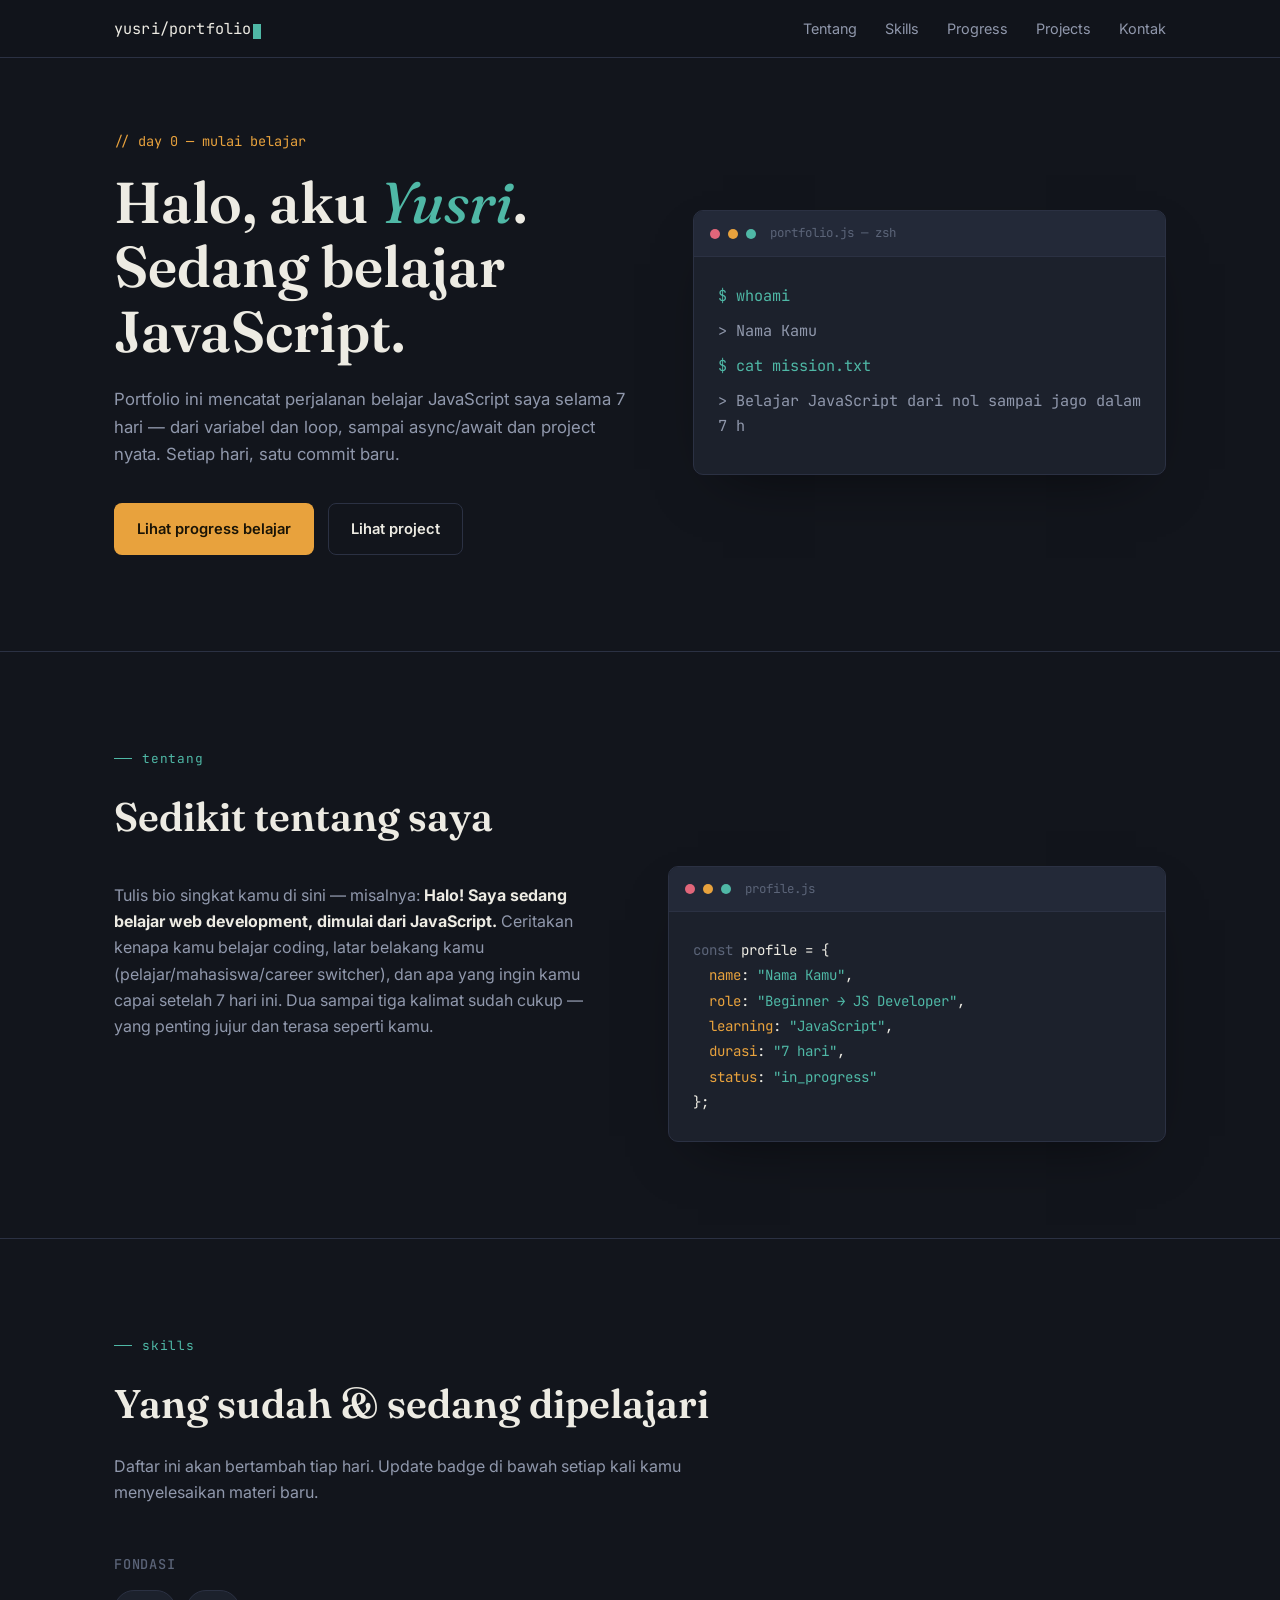
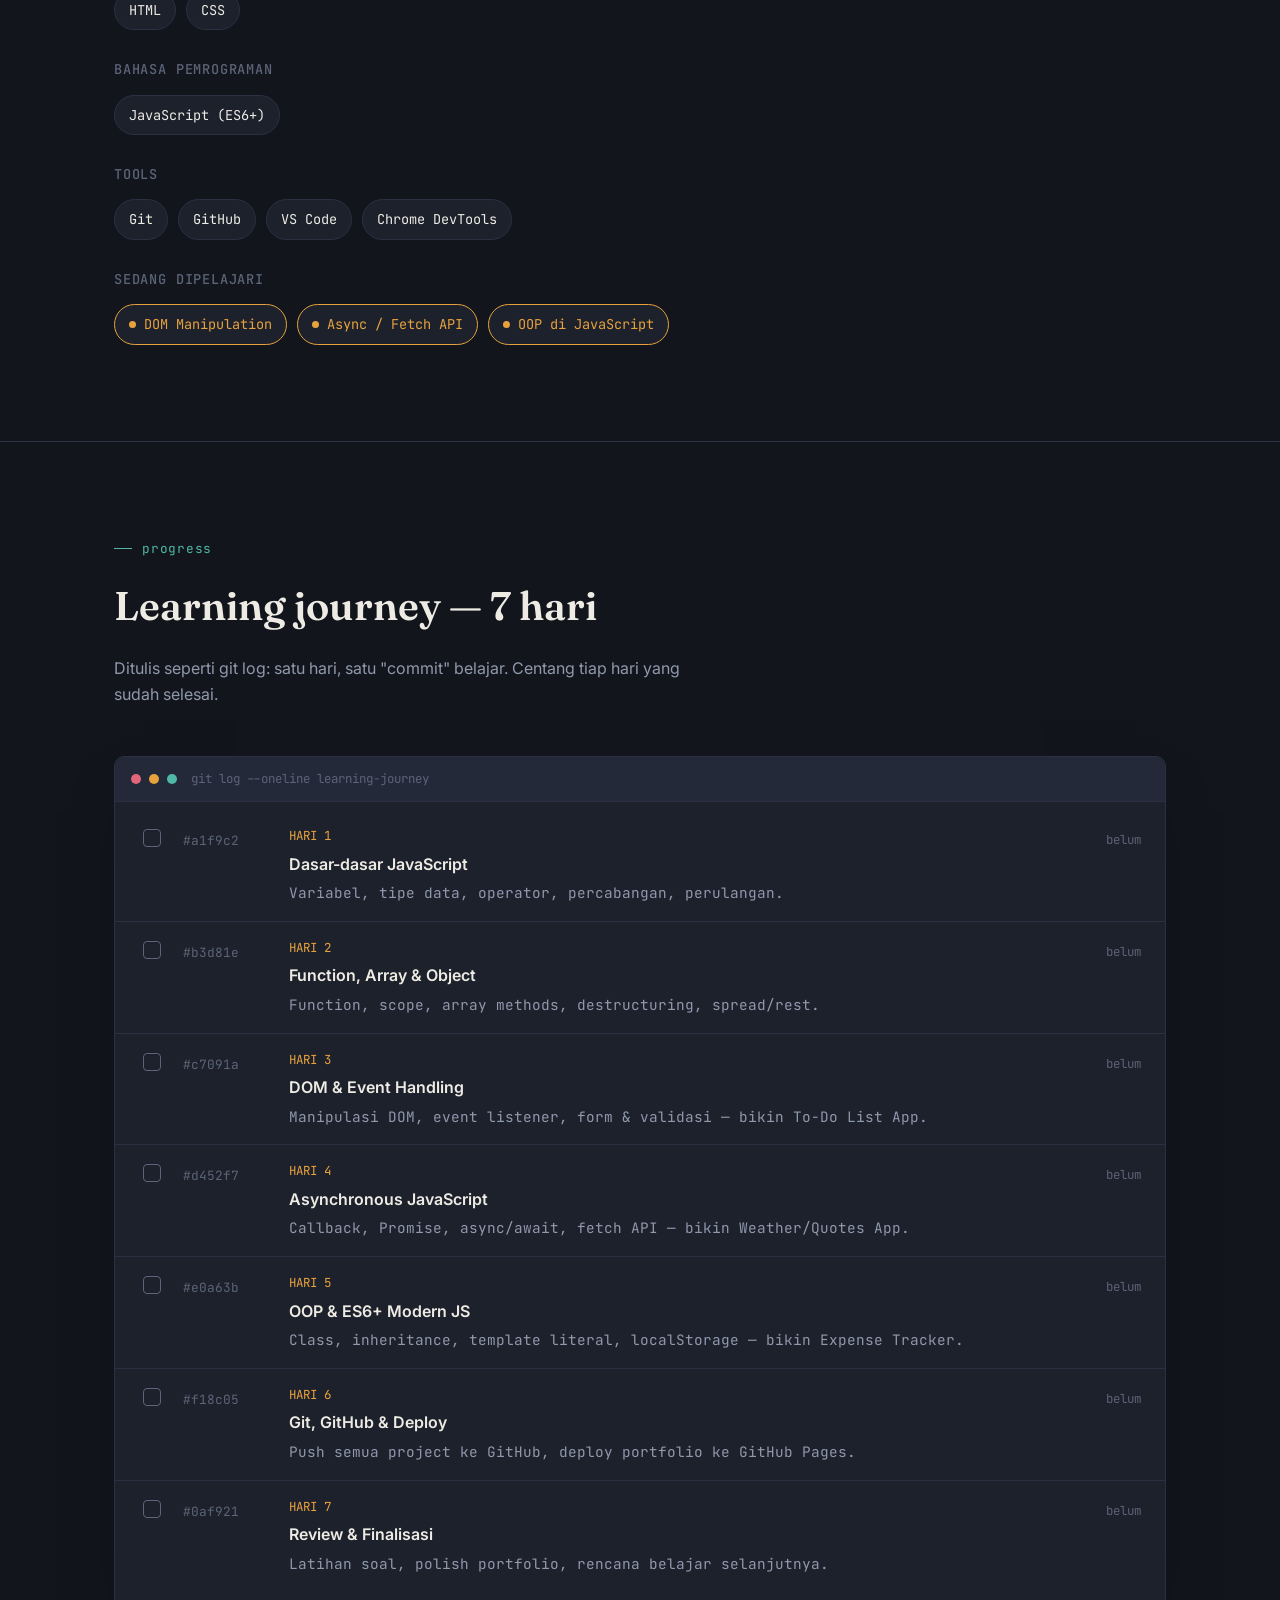
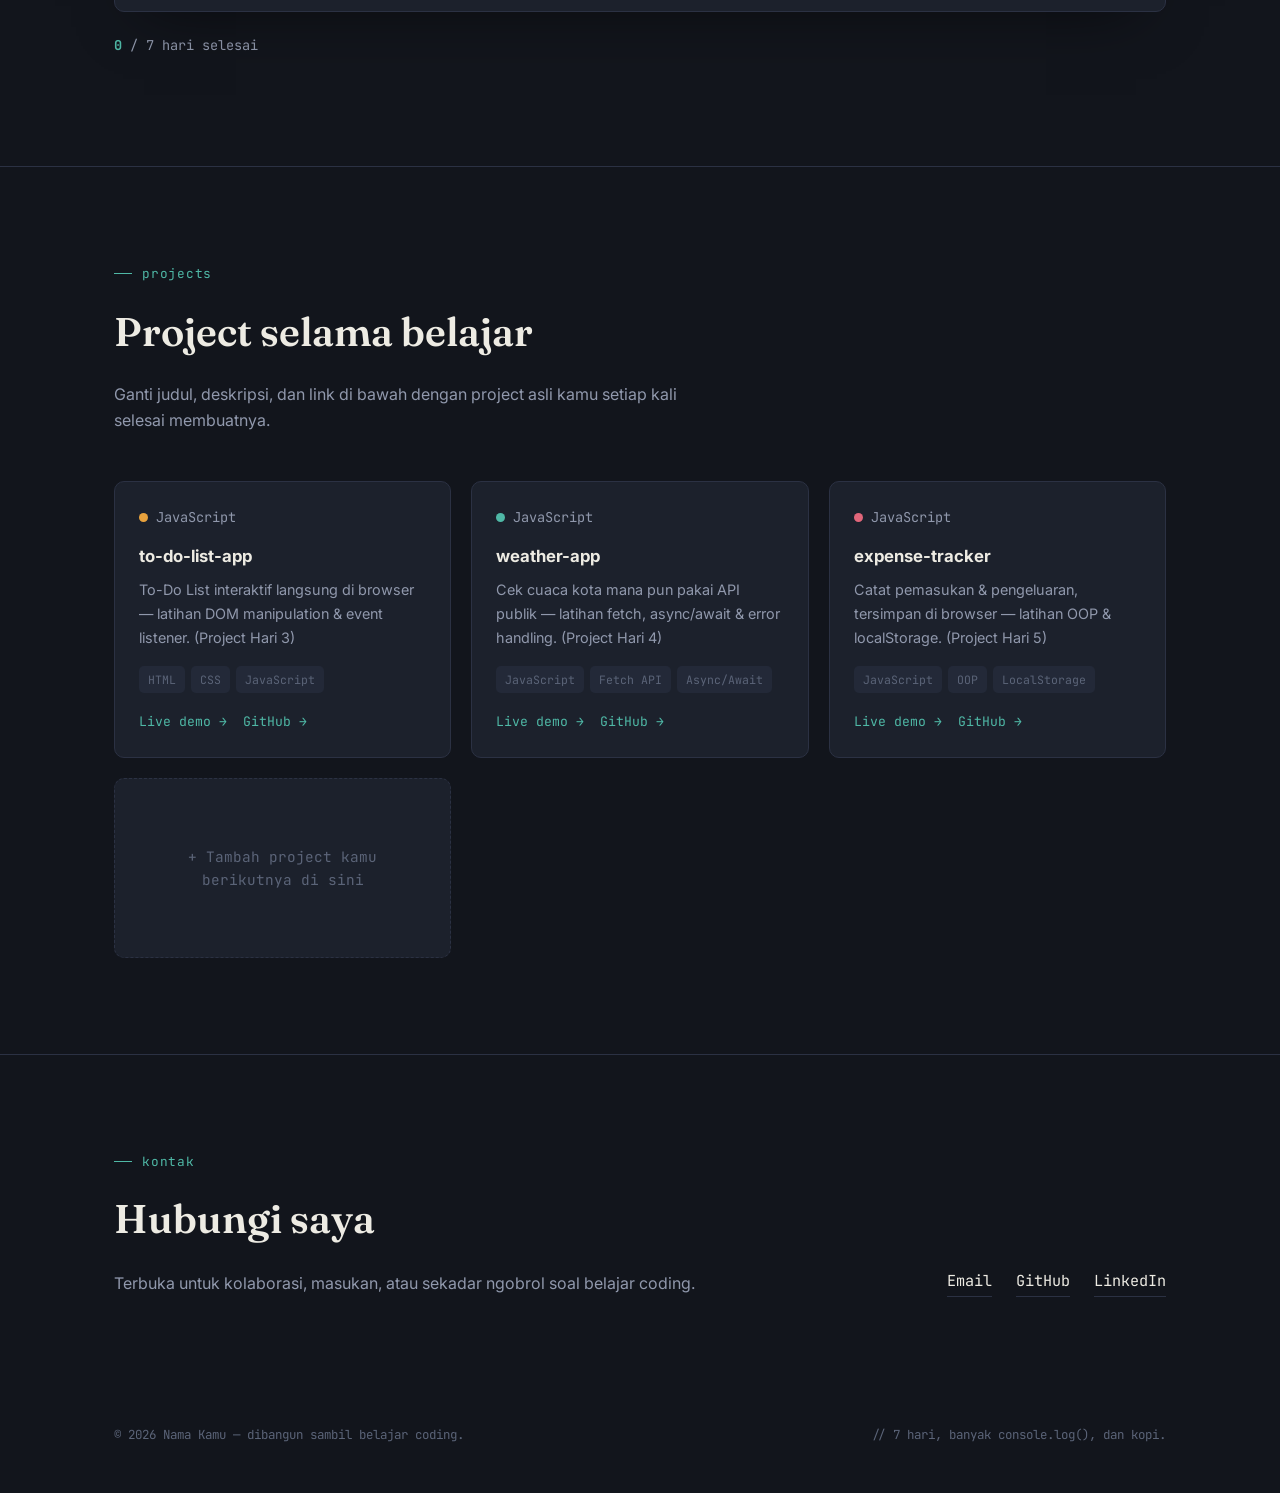
<file: index.html>
<!DOCTYPE html>
<html lang="id">

<head>
  <meta charset="UTF-8">
  <meta name="viewport" content="width=device-width, initial-scale=1.0">
  <title>Yusri Rizqi — Portfolio Belajar JavaScript</title>
  <link rel="stylesheet" href="style.css">
  <link rel="preconnect" href="https://fonts.googleapis.com">
  <link rel="preconnect" href="https://fonts.gstatic.com" crossorigin>
  <link
    href="https://fonts.googleapis.com/css2?family=Fraunces:ital,wght@0,500;0,600;0,700;1,500;1,600&family=Inter:wght@400;500;600&family=JetBrains+Mono:wght@400;500;600&display=swap"
    rel="stylesheet">
</head>

<body>
  <!-- ======= NAVIGATION ===== -->
  <header class="nav">
    <div class="nav-inner">
      <div class="logo">yusri/portfolio<span class="cursor"></span></div>
      <nav class="links" id="navLinks">
        <a href="#about">Tentang</a>
        <a href="#skills">Skills</a>
        <a href="#journey">Progress</a>
        <a href="#projects">Projects</a>
        <a href="#contact">Kontak</a>
      </nav>
      <button class="burger" id="burgerBtn" aria-label="Buka menu" aria-expanded="false">☰</button>
    </div>
  </header>

  <!-- ===== HERO ===== -->
  <section class="hero">
    <div class="wrap">
      <div>
        <div class="hero-eyebrow">// day 0 — mulai belajar</div>
        <h1>Halo, aku <em>Yusri</em>.<br>Sedang belajar JavaScript.</h1>
        <p class="lead">Portfolio ini mencatat perjalanan belajar JavaScript saya selama 7 hari — dari variabel dan
          loop, sampai async/await dan project nyata. Setiap hari, satu commit baru.</p>
        <div class="cta-row">
          <a href="#journey" class="btn btn-primary">Lihat progress belajar</a>
          <a href="#projects" class="btn btn-ghost">Lihat project</a>
        </div>
      </div>

      <div class="terminal hero-term">
        <div class="terminal-bar">
          <span class="dot rose"></span><span class="dot amber"></span><span class="dot teal"></span>
          <span class="terminal-title">portfolio.js — zsh</span>
        </div>
        <div class="terminal-body" id="heroTerminal"></div>
      </div>
    </div>
  </section>

  <!-- ===== ABOUT ===== -->
  <section id="about">
    <div class="wrap">
      <div class="eyebrow">tentang</div>
      <h2 class="section-title reveal">Sedikit tentang saya</h2>
      <div class="about-grid">
        <p class="reveal">
          Tulis bio singkat kamu di sini — misalnya: <strong>Halo! Saya sedang belajar web development, dimulai dari
            JavaScript.</strong>
          Ceritakan kenapa kamu belajar coding, latar belakang kamu (pelajar/mahasiswa/career switcher),
          dan apa yang ingin kamu capai setelah 7 hari ini. Dua sampai tiga kalimat sudah cukup —
          yang penting jujur dan terasa seperti kamu.
        </p>
        <div class="terminal profile-code reveal">
          <div class="terminal-bar">
            <span class="dot rose"></span><span class="dot amber"></span><span class="dot teal"></span>
            <span class="terminal-title">profile.js</span>
          </div>
          <div class="terminal-body">
            <span class="p">const</span> profile = {<br>
            &nbsp;&nbsp;<span class="k">name</span>: <span class="s">"Nama Kamu"</span>,<br>
            &nbsp;&nbsp;<span class="k">role</span>: <span class="s">"Beginner → JS Developer"</span>,<br>
            &nbsp;&nbsp;<span class="k">learning</span>: <span class="s">"JavaScript"</span>,<br>
            &nbsp;&nbsp;<span class="k">durasi</span>: <span class="s">"7 hari"</span>,<br>
            &nbsp;&nbsp;<span class="k">status</span>: <span class="s">"in_progress"</span><br>
            };
          </div>
        </div>
      </div>
    </div>
  </section>

  <!-- ===== SKILLS ===== -->
  <section id="skills">
    <div class="wrap">
      <div class="eyebrow">skills</div>
      <h2 class="section-title reveal">Yang sudah &amp; sedang dipelajari</h2>
      <p class="section-sub reveal">Daftar ini akan bertambah tiap hari. Update badge di bawah setiap kali kamu
        menyelesaikan materi baru.</p>
      <div class="skill-groups reveal">
        <div class="skill-group">
          <h3>Fondasi</h3>
          <div class="badges">
            <span class="badge">HTML</span>
            <span class="badge">CSS</span>
          </div>
        </div>
        <div class="skill-group">
          <h3>Bahasa Pemrograman</h3>
          <div class="badges">
            <span class="badge">JavaScript (ES6+)</span>
          </div>
        </div>
        <div class="skill-group">
          <h3>Tools</h3>
          <div class="badges">
            <span class="badge">Git</span>
            <span class="badge">GitHub</span>
            <span class="badge">VS Code</span>
            <span class="badge">Chrome DevTools</span>
          </div>
        </div>
        <div class="skill-group">
          <h3>Sedang dipelajari</h3>
          <div class="badges">
            <span class="badge learning"><span class="pulse"></span>DOM Manipulation</span>
            <span class="badge learning"><span class="pulse"></span>Async / Fetch API</span>
            <span class="badge learning"><span class="pulse"></span>OOP di JavaScript</span>
          </div>
        </div>
      </div>
    </div>
  </section>

  <!-- ===== JOURNEY (signature: commit log) ===== -->
  <section id="journey">
    <div class="wrap">
      <div class="eyebrow">progress</div>
      <h2 class="section-title reveal">Learning journey — 7 hari</h2>
      <p class="section-sub reveal">Ditulis seperti git log: satu hari, satu "commit" belajar. Centang tiap hari yang
        sudah selesai.</p>

      <div class="terminal journey-term reveal">
        <div class="terminal-bar">
          <span class="dot rose"></span><span class="dot amber"></span><span class="dot teal"></span>
          <span class="terminal-title">git log --oneline learning-journey</span>
        </div>
        <div class="terminal-body">
          <ul class="journey-list" id="journeyList">
            <li class="journey-item">
              <input type="checkbox" aria-label="Tandai Hari 1 selesai">
              <div class="hash">#a1f9c2</div>
              <div class="journey-main">
                <div class="day-label">HARI 1</div>
                <h4>Dasar-dasar JavaScript</h4>
                <p>Variabel, tipe data, operator, percabangan, perulangan.</p>
              </div>
              <div class="status">belum</div>
            </li>
            <li class="journey-item">
              <input type="checkbox" aria-label="Tandai Hari 2 selesai">
              <div class="hash">#b3d81e</div>
              <div class="journey-main">
                <div class="day-label">HARI 2</div>
                <h4>Function, Array &amp; Object</h4>
                <p>Function, scope, array methods, destructuring, spread/rest.</p>
              </div>
              <div class="status">belum</div>
            </li>
            <li class="journey-item">
              <input type="checkbox" aria-label="Tandai Hari 3 selesai">
              <div class="hash">#c7091a</div>
              <div class="journey-main">
                <div class="day-label">HARI 3</div>
                <h4>DOM &amp; Event Handling</h4>
                <p>Manipulasi DOM, event listener, form &amp; validasi — bikin To-Do List App.</p>
              </div>
              <div class="status">belum</div>
            </li>
            <li class="journey-item">
              <input type="checkbox" aria-label="Tandai Hari 4 selesai">
              <div class="hash">#d452f7</div>
              <div class="journey-main">
                <div class="day-label">HARI 4</div>
                <h4>Asynchronous JavaScript</h4>
                <p>Callback, Promise, async/await, fetch API — bikin Weather/Quotes App.</p>
              </div>
              <div class="status">belum</div>
            </li>
            <li class="journey-item">
              <input type="checkbox" aria-label="Tandai Hari 5 selesai">
              <div class="hash">#e0a63b</div>
              <div class="journey-main">
                <div class="day-label">HARI 5</div>
                <h4>OOP &amp; ES6+ Modern JS</h4>
                <p>Class, inheritance, template literal, localStorage — bikin Expense Tracker.</p>
              </div>
              <div class="status">belum</div>
            </li>
            <li class="journey-item">
              <input type="checkbox" aria-label="Tandai Hari 6 selesai">
              <div class="hash">#f18c05</div>
              <div class="journey-main">
                <div class="day-label">HARI 6</div>
                <h4>Git, GitHub &amp; Deploy</h4>
                <p>Push semua project ke GitHub, deploy portfolio ke GitHub Pages.</p>
              </div>
              <div class="status">belum</div>
            </li>
            <li class="journey-item">
              <input type="checkbox" aria-label="Tandai Hari 7 selesai">
              <div class="hash">#0af921</div>
              <div class="journey-main">
                <div class="day-label">HARI 7</div>
                <h4>Review &amp; Finalisasi</h4>
                <p>Latihan soal, polish portfolio, rencana belajar selanjutnya.</p>
              </div>
              <div class="status">belum</div>
            </li>
          </ul>
        </div>
      </div>
      <p class="progress-line"><b id="progressCount">0</b> / 7 hari selesai</p>
    </div>
  </section>

  <!-- ===== PROJECTS ===== -->
  <section id="projects">
    <div class="wrap">
      <div class="eyebrow">projects</div>
      <h2 class="section-title reveal">Project selama belajar</h2>
      <p class="section-sub reveal">Ganti judul, deskripsi, dan link di bawah dengan project asli kamu setiap kali
        selesai membuatnya.</p>
      <div class="project-grid reveal">
        <div class="card">
          <div class="card-top"><span class="lang-dot"></span><span>JavaScript</span></div>
          <h4>to-do-list-app</h4>
          <p>To-Do List interaktif langsung di browser — latihan DOM manipulation &amp; event listener. (Project Hari 3)
          </p>
          <div class="tag-row"><span class="tag">HTML</span><span class="tag">CSS</span><span
              class="tag">JavaScript</span></div>
          <div class="card-links">
            <a href="#">Live demo →</a>
            <a href="#">GitHub →</a>
          </div>
        </div>
        <div class="card">
          <div class="card-top"><span class="lang-dot" style="background:var(--teal)"></span><span>JavaScript</span>
          </div>
          <h4>weather-app</h4>
          <p>Cek cuaca kota mana pun pakai API publik — latihan fetch, async/await &amp; error handling. (Project Hari
            4)</p>
          <div class="tag-row"><span class="tag">JavaScript</span><span class="tag">Fetch API</span><span
              class="tag">Async/Await</span></div>
          <div class="card-links">
            <a href="#">Live demo →</a>
            <a href="#">GitHub →</a>
          </div>
        </div>
        <div class="card">
          <div class="card-top"><span class="lang-dot" style="background:var(--rose)"></span><span>JavaScript</span>
          </div>
          <h4>expense-tracker</h4>
          <p>Catat pemasukan &amp; pengeluaran, tersimpan di browser — latihan OOP &amp; localStorage. (Project Hari 5)
          </p>
          <div class="tag-row"><span class="tag">JavaScript</span><span class="tag">OOP</span><span
              class="tag">LocalStorage</span></div>
          <div class="card-links">
            <a href="#">Live demo →</a>
            <a href="#">GitHub →</a>
          </div>
        </div>
        <div class="card ghost">+ Tambah project kamu berikutnya di sini</div>
      </div>
    </div>
  </section>

  <!-- ===== CONTACT ===== -->
  <section id="contact">
    <div class="wrap">
      <div class="eyebrow">kontak</div>
      <h2 class="section-title reveal">Hubungi saya</h2>
      <div class="contact-inner reveal">
        <p class="section-sub" style="margin-bottom:0;">Terbuka untuk kolaborasi, masukan, atau sekadar ngobrol soal
          belajar coding.</p>
        <div class="contact-links">
          <a href="mailto:emailkamu@example.com">Email</a>
          <a href="https://github.com/username-kamu" target="_blank" rel="noopener">GitHub</a>
          <a href="https://linkedin.com/in/username-kamu" target="_blank" rel="noopener">LinkedIn</a>
        </div>
      </div>
    </div>
  </section>

  <footer>
    <div class="wrap">
      <span>© <span id="year"></span> Nama Kamu — dibangun sambil belajar coding.</span>
      <span>// 7 hari, banyak console.log(), dan kopi.</span>
    </div>
  </footer>

  <script>
    // ---- Mobile nav toggle ----
    const burger = document.getElementById('burgerBtn');
    const navLinks = document.getElementById('navLinks');
    burger.addEventListener('click', () => {
      const isOpen = navLinks.classList.toggle('open');
      burger.setAttribute('aria-expanded', isOpen);
    });
    navLinks.querySelectorAll('a').forEach(a => {
      a.addEventListener('click', () => navLinks.classList.remove('open'));
    });

    // ---- Footer year ----
    document.getElementById('year').textContent = new Date().getFullYear();

    // ---- Journey checklist progress ----
    const checkboxes = document.querySelectorAll('#journeyList input[type="checkbox"]');
    const progressCount = document.getElementById('progressCount');
    function updateProgress() {
      let done = 0;
      checkboxes.forEach(cb => {
        const item = cb.closest('.journey-item');
        const statusEl = item.querySelector('.status');
        if (cb.checked) {
          item.classList.add('done');
          statusEl.textContent = 'selesai';
          done++;
        } else {
          item.classList.remove('done');
          statusEl.textContent = 'belum';
        }
      });
      progressCount.textContent = done;
    }
    checkboxes.forEach(cb => cb.addEventListener('change', updateProgress));
    updateProgress();

    // ---- Hero typing effect ----
    const reduceMotion = window.matchMedia('(prefers-reduced-motion: reduce)').matches;
    const heroLines = [
      { text: '$ whoami', cls: 'prompt' },
      { text: '> Nama Kamu', cls: 'out' },
      { text: '$ cat mission.txt', cls: 'prompt' },
      { text: '> Belajar JavaScript dari nol sampai jago dalam 7 hari 🚀', cls: 'out' },
      { text: '+ console.log("semangat belajar!");', cls: 'plus' },
    ];
    const heroTerminal = document.getElementById('heroTerminal');

    function renderInstant() {
      heroTerminal.innerHTML = heroLines
        .map(l => `<p class="line ${l.cls}">${l.text}</p>`)
        .join('');
    }

    async function typeLines() {
      for (const line of heroLines) {
        const p = document.createElement('p');
        p.className = 'line ' + line.cls;
        heroTerminal.appendChild(p);
        for (let i = 0; i < line.text.length; i++) {
          p.textContent = line.text.slice(0, i + 1);
          await new Promise(r => setTimeout(r, 18));
        }
        await new Promise(r => setTimeout(r, 180));
      }
    }

    if (reduceMotion) {
      renderInstant();
    } else {
      typeLines();
    }

    // ---- Scroll reveal ----
    const revealEls = document.querySelectorAll('.reveal');
    if ('IntersectionObserver' in window && !reduceMotion) {
      const io = new IntersectionObserver((entries) => {
        entries.forEach(entry => {
          if (entry.isIntersecting) {
            entry.target.classList.add('in');
            io.unobserve(entry.target);
          }
        });
      }, { threshold: 0.15 });
      revealEls.forEach(el => io.observe(el));
    } else {
      revealEls.forEach(el => el.classList.add('in'));
    }
  </script>

</body>

</html>
</file>
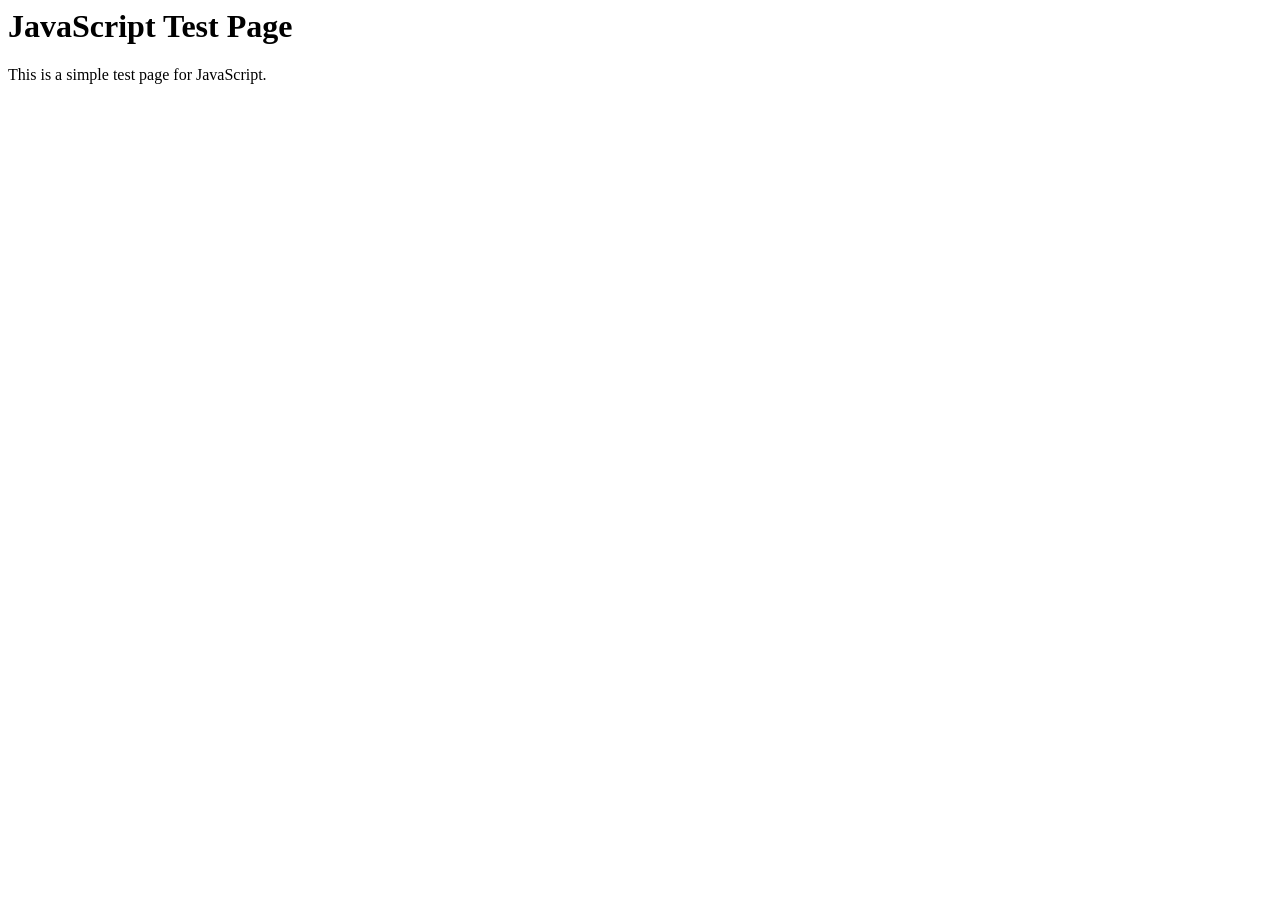
<file: jstest.html>
<html>

<head>
    <title>My JavaScript Test</title>
</head>

<body>
    <h1>JavaScript Test Page</h1>
    <p>This is a simple test page for JavaScript.</p>
    <script>
        let todos = [];

        function tambahTodo(teks) {
            todos.push(teks);
        }

        function tampilkanTodo() {
            todos.forEach(function (todo) {
                console.log("- " + todo);
            });
        }

        tambahTodo("Belajar function");
        tambahTodo("Beli susu");
        tambahTodo("Nonton tutorial JS");
        tambahTodo("Mengerjakan tugas");
        tambahTodo("Membaca buku");
        tampilkanTodo();
    </script>
</body>

</html>
</file>
<file: style.css>
:root {
    --bg: #12151c;
    --bg-alt: #161a23;
    --surface: #1c212c;
    --surface-2: #232938;
    --border: #2b3143;
    --text: #edebe3;
    --text-muted: #9098ac;
    --text-faint: #5b6478;
    --amber: #e8a23d;
    --teal: #4fb8a6;
    --rose: #e1667a;
    --radius: 10px;
    --maxw: 1100px;
    --font-display: 'Fraunces', serif;
    --font-body: 'Inter', sans-serif;
    --font-mono: 'JetBrains Mono', monospace;
}

* {
    box-sizing: border-box;
}

html {
    scroll-behavior: smooth;
}

body {
    margin: 0;
    background: var(--bg);
    color: var(--text);
    font-family: var(--font-body);
    line-height: 1.65;
    -webkit-font-smoothing: antialiased;
}

img,
svg {
    display: block;
    max-width: 100%;
}

a {
    color: inherit;
}

.wrap {
    max-width: var(--maxw);
    margin: 0 auto;
    padding: 0 24px;
}

section {
    padding: 96px 0;
    border-bottom: 1px solid var(--border);
}

section:last-of-type {
    border-bottom: none;
}

.eyebrow {
    font-family: var(--font-mono);
    font-size: 0.8rem;
    color: var(--teal);
    letter-spacing: 0.06em;
    display: flex;
    align-items: center;
    gap: 10px;
    margin: 0 0 14px;
}

.eyebrow::before {
    content: "";
    width: 18px;
    height: 1px;
    background: var(--teal);
    display: inline-block;
}

h1,
h2,
h3 {
    font-family: var(--font-display);
    font-weight: 600;
    margin: 0;
}

.section-title {
    font-size: clamp(1.7rem, 3.4vw, 2.5rem);
    margin-bottom: 16px;
}

.section-sub {
    color: var(--text-muted);
    max-width: 60ch;
    margin: 0 0 48px;
}

code,
.mono {
    font-family: var(--font-mono);
}

/* ---------- NAV ---------- */
header.nav {
    position: sticky;
    top: 0;
    z-index: 50;
    background: rgba(18, 21, 28, 0.85);
    backdrop-filter: blur(10px);
    border-bottom: 1px solid var(--border);
}

.nav-inner {
    max-width: var(--maxw);
    margin: 0 auto;
    padding: 16px 24px;
    display: flex;
    align-items: center;
    justify-content: space-between;
}

.logo {
    font-family: var(--font-mono);
    font-size: 0.95rem;
    color: var(--text);
    letter-spacing: 0.01em;
}

.logo span {
    color: var(--amber);
}

.cursor {
    display: inline-block;
    width: 8px;
    height: 1em;
    background: var(--teal);
    margin-left: 2px;
    animation: blink 1.1s steps(1) infinite;
    vertical-align: text-bottom;
}

@keyframes blink {
    50% {
        opacity: 0;
    }
}

nav.links {
    display: flex;
    gap: 28px;
    list-style: none;
    padding: 0;
    margin: 0;
}

nav.links a {
    font-size: 0.9rem;
    text-decoration: none;
    color: var(--text-muted);
    transition: color .2s ease;
}

nav.links a:hover,
nav.links a:focus-visible {
    color: var(--amber);
}

.burger {
    display: none;
    background: none;
    border: 1px solid var(--border);
    border-radius: 6px;
    width: 38px;
    height: 38px;
    color: var(--text);
    font-family: var(--font-mono);
    cursor: pointer;
}

/* ---------- TERMINAL WINDOW (shared) ---------- */
.terminal {
    background: var(--surface);
    border: 1px solid var(--border);
    border-radius: var(--radius);
    overflow: hidden;
    box-shadow: 0 24px 60px -30px rgba(0, 0, 0, 0.6);
}

.terminal-bar {
    display: flex;
    align-items: center;
    gap: 8px;
    padding: 12px 16px;
    background: var(--surface-2);
    border-bottom: 1px solid var(--border);
}

.dot {
    width: 10px;
    height: 10px;
    border-radius: 50%;
}

.dot.rose {
    background: var(--rose);
}

.dot.amber {
    background: var(--amber);
}

.dot.teal {
    background: var(--teal);
}

.terminal-title {
    font-family: var(--font-mono);
    font-size: 0.78rem;
    color: var(--text-faint);
    margin-left: 6px;
}

.terminal-body {
    padding: 26px 24px;
    font-family: var(--font-mono);
    font-size: 0.95rem;
}

/* ---------- HERO ---------- */
.hero {
    padding-top: 72px;
}

.hero .wrap {
    display: grid;
    grid-template-columns: 1.05fr 0.95fr;
    gap: 56px;
    align-items: center;
}

.hero-eyebrow {
    font-family: var(--font-mono);
    font-size: 0.85rem;
    color: var(--amber);
    margin-bottom: 18px;
}

.hero h1 {
    font-size: clamp(2.3rem, 4.8vw, 3.6rem);
    line-height: 1.12;
}

.hero h1 em {
    font-style: italic;
    color: var(--teal);
    font-weight: 500;
}

.hero p.lead {
    color: var(--text-muted);
    font-size: 1.05rem;
    max-width: 48ch;
    margin: 22px 0 34px;
}

.cta-row {
    display: flex;
    gap: 14px;
    flex-wrap: wrap;
}

.btn {
    display: inline-flex;
    align-items: center;
    gap: 8px;
    padding: 13px 22px;
    border-radius: 8px;
    font-size: 0.92rem;
    font-weight: 600;
    text-decoration: none;
    border: 1px solid transparent;
    cursor: pointer;
    transition: transform .15s ease, background .2s ease, border-color .2s ease;
}

.btn:hover {
    transform: translateY(-2px);
}

.btn-primary {
    background: var(--amber);
    color: #1a1406;
}

.btn-primary:hover {
    background: #f0ad4e;
}

.btn-ghost {
    border-color: var(--border);
    color: var(--text);
    background: transparent;
}

.btn-ghost:hover {
    border-color: var(--teal);
    color: var(--teal);
}

.hero-term .line {
    margin: 0 0 10px;
    white-space: pre-wrap;
}

.hero-term .prompt {
    color: var(--teal);
}

.hero-term .out {
    color: var(--text-muted);
}

.hero-term .plus {
    color: var(--teal);
}

.hero-term .minus {
    color: var(--rose);
}

#typed-cursor {
    display: inline-block;
    width: 8px;
    height: 1em;
    background: var(--text);
    margin-left: 2px;
    animation: blink 1s steps(1) infinite;
    vertical-align: text-bottom;
}

/* ---------- ABOUT ---------- */
.about-grid {
    display: grid;
    grid-template-columns: 1fr 1fr;
    gap: 56px;
    align-items: start;
}

.about-grid p {
    color: var(--text-muted);
}

.about-grid p strong {
    color: var(--text);
}

.profile-code .terminal-body {
    font-size: 0.88rem;
    line-height: 1.8;
}

.k {
    color: var(--amber);
}

.s {
    color: var(--teal);
}

.p {
    color: var(--text-faint);
}

/* ---------- SKILLS ---------- */
.skill-groups {
    display: flex;
    flex-direction: column;
    gap: 28px;
}

.skill-group h3 {
    font-family: var(--font-mono);
    font-size: 0.85rem;
    color: var(--text-faint);
    font-weight: 500;
    text-transform: uppercase;
    letter-spacing: 0.06em;
    margin-bottom: 14px;
}

.badges {
    display: flex;
    flex-wrap: wrap;
    gap: 10px;
}

.badge {
    font-family: var(--font-mono);
    font-size: 0.85rem;
    padding: 8px 14px;
    border-radius: 999px;
    border: 1px solid var(--border);
    color: var(--text);
    background: var(--surface);
}

.badge.learning {
    border-color: var(--amber);
    color: var(--amber);
    display: inline-flex;
    align-items: center;
    gap: 8px;
}

.pulse {
    width: 7px;
    height: 7px;
    border-radius: 50%;
    background: var(--amber);
    animation: pulse 1.6s ease-in-out infinite;
}

@keyframes pulse {

    0%,
    100% {
        opacity: 1;
    }

    50% {
        opacity: 0.3;
    }
}

/* ---------- JOURNEY (signature) ---------- */
.journey-term .terminal-body {
    padding: 8px 0 20px;
}

.journey-list {
    list-style: none;
    margin: 0;
    padding: 0;
}

.journey-item {
    display: grid;
    grid-template-columns: 28px 90px 1fr auto;
    gap: 16px;
    align-items: start;
    padding: 16px 24px;
    border-bottom: 1px solid var(--border);
    transition: background .2s ease;
}

.journey-item:last-child {
    border-bottom: none;
}

.journey-item:hover {
    background: var(--surface-2);
}

.journey-item input[type="checkbox"] {
    appearance: none;
    -webkit-appearance: none;
    width: 18px;
    height: 18px;
    margin-top: 3px;
    border: 1px solid var(--text-faint);
    border-radius: 4px;
    cursor: pointer;
    position: relative;
    background: transparent;
}

.journey-item input[type="checkbox"]:checked {
    background: var(--teal);
    border-color: var(--teal);
}

.journey-item input[type="checkbox"]:checked::after {
    content: "✓";
    position: absolute;
    inset: 0;
    display: flex;
    align-items: center;
    justify-content: center;
    font-size: 12px;
    color: #0c1712;
    font-weight: 700;
}

.journey-item input[type="checkbox"]:focus-visible {
    outline: 2px solid var(--amber);
    outline-offset: 2px;
}

.hash {
    font-family: var(--font-mono);
    font-size: 0.8rem;
    color: var(--text-faint);
    margin-top: 4px;
}

.journey-main .day-label {
    font-family: var(--font-mono);
    font-size: 0.78rem;
    color: var(--amber);
    margin-bottom: 4px;
}

.journey-main h4 {
    margin: 0 0 4px;
    font-family: var(--font-body);
    font-weight: 600;
    font-size: 1rem;
}

.journey-main p {
    margin: 0;
    color: var(--text-muted);
    font-size: 0.9rem;
}

.status {
    font-family: var(--font-mono);
    font-size: 0.78rem;
    color: var(--text-faint);
    white-space: nowrap;
    margin-top: 4px;
}

.journey-item.done .journey-main h4 {
    color: var(--text-muted);
    text-decoration: line-through;
    text-decoration-color: var(--text-faint);
}

.journey-item.done .status {
    color: var(--teal);
}

.progress-line {
    font-family: var(--font-mono);
    font-size: 0.85rem;
    color: var(--text-muted);
    margin-top: 22px;
}

.progress-line b {
    color: var(--teal);
}

/* ---------- PROJECTS ---------- */
.project-grid {
    display: grid;
    grid-template-columns: repeat(auto-fit, minmax(260px, 1fr));
    gap: 20px;
}

.card {
    background: var(--surface);
    border: 1px solid var(--border);
    border-radius: var(--radius);
    padding: 24px;
    transition: transform .18s ease, border-color .18s ease;
}

.card:hover {
    transform: translateY(-4px);
    border-color: var(--teal);
}

.card-top {
    display: flex;
    align-items: center;
    gap: 8px;
    margin-bottom: 14px;
}

.lang-dot {
    width: 9px;
    height: 9px;
    border-radius: 50%;
    background: var(--amber);
}

.card-top span {
    font-family: var(--font-mono);
    font-size: 0.85rem;
    color: var(--text-muted);
}

.card h4 {
    font-family: var(--font-body);
    font-size: 1.05rem;
    margin: 0 0 8px;
}

.card p {
    color: var(--text-muted);
    font-size: 0.9rem;
    margin: 0 0 16px;
}

.tag-row {
    display: flex;
    flex-wrap: wrap;
    gap: 6px;
    margin-bottom: 18px;
}

.tag {
    font-family: var(--font-mono);
    font-size: 0.72rem;
    padding: 4px 9px;
    border-radius: 5px;
    background: var(--surface-2);
    color: var(--text-faint);
}

.card-links {
    display: flex;
    gap: 16px;
}

.card-links a {
    font-family: var(--font-mono);
    font-size: 0.82rem;
    text-decoration: none;
    color: var(--teal);
    border-bottom: 1px solid transparent;
}

.card-links a:hover {
    border-color: var(--teal);
}

.card.ghost {
    display: flex;
    align-items: center;
    justify-content: center;
    border-style: dashed;
    color: var(--text-faint);
    font-family: var(--font-mono);
    font-size: 0.9rem;
    min-height: 180px;
    text-align: center;
}

/* ---------- CONTACT ---------- */
.contact-inner {
    display: flex;
    flex-wrap: wrap;
    justify-content: space-between;
    align-items: flex-end;
    gap: 32px;
}

.contact-links {
    display: flex;
    gap: 24px;
    flex-wrap: wrap;
}

.contact-links a {
    font-family: var(--font-mono);
    font-size: 0.95rem;
    text-decoration: none;
    color: var(--text);
    padding-bottom: 2px;
    border-bottom: 1px solid var(--border);
    transition: border-color .2s ease, color .2s ease;
}

.contact-links a:hover {
    color: var(--amber);
    border-color: var(--amber);
}

footer {
    padding: 32px 0 48px;
    font-family: var(--font-mono);
    font-size: 0.78rem;
    color: var(--text-faint);
}

footer .wrap {
    display: flex;
    justify-content: space-between;
    flex-wrap: wrap;
    gap: 8px;
}

/* ---------- REVEAL ---------- */
.reveal {
    opacity: 0;
    transform: translateY(18px);
    transition: opacity .6s ease, transform .6s ease;
}

.reveal.in {
    opacity: 1;
    transform: translateY(0);
}

/* ---------- RESPONSIVE ---------- */
@media (max-width:860px) {
    .hero .wrap {
        grid-template-columns: 1fr;
    }

    .about-grid {
        grid-template-columns: 1fr;
    }

    nav.links {
        position: absolute;
        top: 100%;
        left: 0;
        right: 0;
        flex-direction: column;
        gap: 0;
        background: var(--bg-alt);
        border-bottom: 1px solid var(--border);
        max-height: 0;
        overflow: hidden;
        transition: max-height .25s ease;
    }

    nav.links.open {
        max-height: 320px;
    }

    nav.links a {
        padding: 14px 24px;
        display: block;
        border-bottom: 1px solid var(--border);
    }

    .burger {
        display: block;
    }

    .journey-item {
        grid-template-columns: 22px 1fr;
    }

    .hash,
    .status {
        grid-column: 2;
        margin-top: 0;
    }
}

@media (prefers-reduced-motion:reduce) {
    * {
        animation-duration: 0.001ms !important;
        transition-duration: 0.001ms !important;
    }

    html {
        scroll-behavior: auto;
    }
}
</file>
